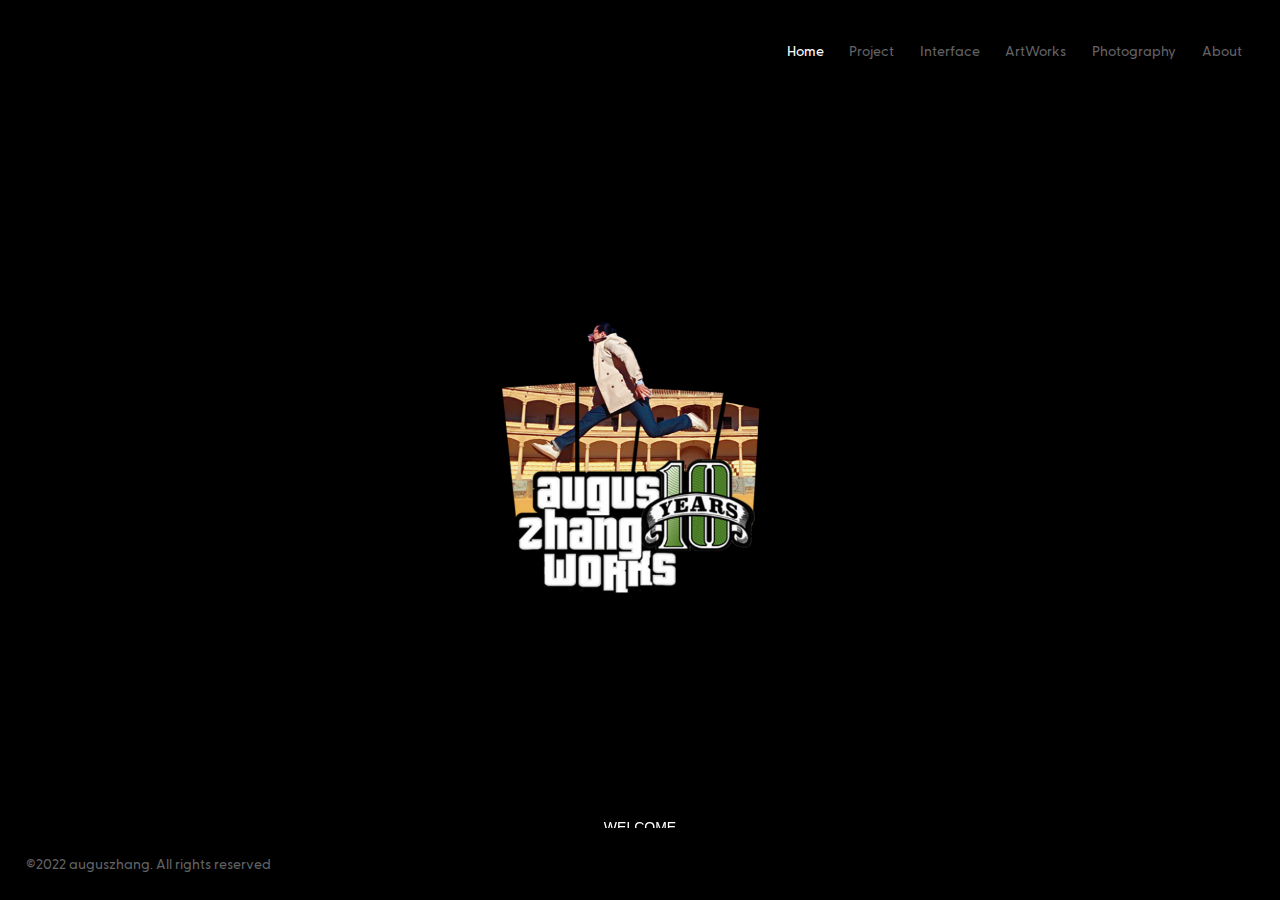
<file: index.html>
<!DOCTYPE html>
<html lang="en">
  <head>
    <meta charset="UTF-8" />
    <link rel="icon" type="image/svg+xml" href="/assets/favicon.79a03b05.ico" />
    <meta name="viewport" content="width=device-width, initial-scale=1.0" />
    <title>auguszhang.design</title>
    <link rel="stylesheet" href="./assets/index.72a93d9b.css" />
  </head>
  <body>
    <div id="root">
      <div class="nav-layout">
        <div class="logo-layout ff-g-500"><div class="logo-augus"></div></div>
        <div class="ff-g-500">
          <a class="nav-link active" href="./index.html">Home</a><a class="nav-link " href="./project.html">Project</a
          ><a class="nav-link" href="./interface.html">Interface</a><a class="nav-link" href="./artworks.html">ArtWorks</a
          ><a class="nav-link" href="./photography.html">Photography</a
          ><a class="nav-link" href="./about.html">About</a>
        </div>
      </div>
      <div class="cover"></div>
      <div class="cover-text">WelCome</div>
      <div class="ff-g-500 footer-layout">©2022 auguszhang. All rights reserved</div>
    </div>
  </body>
</html>
</file>
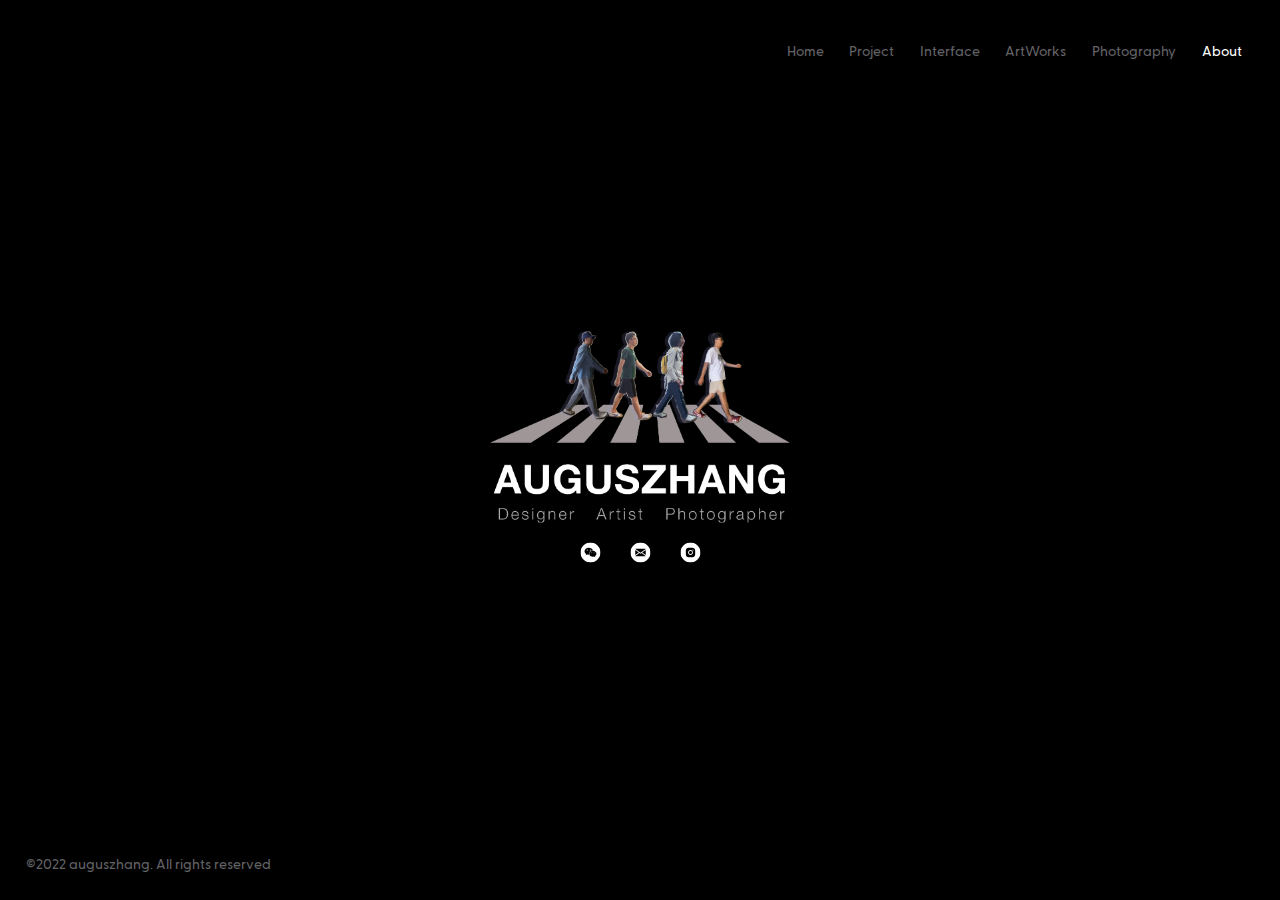
<file: about.html>
<!DOCTYPE html>
<html lang="en">
  <head>
    <meta charset="UTF-8" />
    <link rel="icon" type="image/svg+xml" href="/assets/favicon.79a03b05.ico" />
    <meta name="viewport" content="width=device-width, initial-scale=1.0" />
    <title>auguszhang.design</title>
    <link rel="stylesheet" href="./assets/index.72a93d9b.css" />
  </head>
  <body>
    <div id="root">
      <div class="nav-layout">
        <div class="logo-layout ff-g-500"><div class="logo-augus"></div></div>
        <div class="ff-g-500">
          <a class="nav-link" href="./index.html">Home</a><a class="nav-link" href="./project.html">Project</a
          ><a class="nav-link" href="./interface.html">Interface</a
          ><a class="nav-link" href="./artworks.html">ArtWorks</a
          ><a class="nav-link" href="./photography.html">Photography</a
          ><a class="nav-link active" href="./about.html">About</a>
        </div>
      </div>
      <div class="about-cover-wrap">
        <div class="about-cover"></div>
        <div class="flex items-center justify-center" style="gap: 30px; margin-top: 20px">
          <div class="social-items">
            <svg width="20" height="20" viewBox="0 0 20 20" fill="none" xmlns="http://www.w3.org/2000/svg">
              <path
                fill-rule="evenodd"
                clip-rule="evenodd"
                d="M10 20C15.5228 20 20 15.5228 20 10C20 4.47717 15.5228 0 10 0C4.47717 0 0 4.47717 0 10C0 15.5228 4.47717 20 10 20ZM12.4871 8.06317C12.3533 8.04865 12.2183 8.03864 12.0814 8.03864C10.0806 8.03864 8.50043 9.51642 8.50043 11.3373C8.50043 11.64 8.54822 11.9319 8.63062 12.2104C8.50043 12.2207 8.36963 12.2272 8.23749 12.2272C7.79645 12.2272 7.42816 12.1525 7.00983 12.0676C6.92932 12.0512 6.84698 12.0345 6.76196 12.0179L5.28967 12.7487L5.71088 11.4946C4.65656 10.7656 4.02539 9.82556 4.02539 8.68109C4.02539 6.69812 5.92212 5.13635 8.23749 5.13635C10.3083 5.13635 12.1227 6.38416 12.4871 8.06317ZM10.3442 7.42877C10.3442 7.11517 10.1342 6.90845 9.81702 6.90845C9.50116 6.90845 9.18457 7.11517 9.18457 7.42877C9.18457 7.74115 9.5011 7.95044 9.81702 7.95044C10.1342 7.95044 10.3442 7.74115 10.3442 7.42877ZM6.2348 7.42877C6.2348 7.74115 6.55328 7.95044 6.8692 7.95044C7.18481 7.95044 7.39508 7.74115 7.39508 7.42877C7.39508 7.11511 7.18481 6.90839 6.8692 6.90839C6.55328 6.90839 6.2348 7.11511 6.2348 7.42877ZM12.3482 8.26251C14.2407 8.26251 15.9259 9.62079 15.9259 11.2872C15.9259 12.2272 15.296 13.0594 14.4504 13.6874L14.7673 14.7288L13.6118 14.1028C13.1906 14.2074 12.7675 14.3115 12.3482 14.3115C10.3442 14.3115 8.76593 12.9561 8.76593 11.2872C8.76593 9.62079 10.3442 8.26251 12.3482 8.26251ZM10.7654 10.3485C10.7654 10.5591 10.977 10.7655 11.1866 10.7655C11.5051 10.7655 11.7138 10.5591 11.7138 10.3485C11.7138 10.1408 11.5051 9.93182 11.1866 9.93182C10.977 9.93182 10.7654 10.1408 10.7654 10.3485ZM13.085 10.3485C13.085 10.5591 13.2953 10.7655 13.5033 10.7655C13.8192 10.7655 14.0305 10.5591 14.0305 10.3485C14.0305 10.1408 13.8192 9.93182 13.5033 9.93182C13.2953 9.93182 13.085 10.1408 13.085 10.3485Z"
                fill="currentColor"
              ></path>
            </svg>
          </div>
          <div class="social-items">
            <svg width="20" height="20" viewBox="0 0 20 20" fill="none" xmlns="http://www.w3.org/2000/svg">
              <path
                fill-rule="evenodd"
                clip-rule="evenodd"
                d="M10 20C15.5228 20 20 15.5228 20 10C20 4.47717 15.5228 0 10 0C4.47717 0 0 4.47717 0 10C0 15.5228 4.47717 20 10 20ZM8.30432 10L5.5 12.0039L5.33594 12.1199L4.75 12.5383V7.46057L5.33594 7.87891L5.5 7.99609L8.30432 10ZM14.5 7.07501L10 10.2894L5.5 7.07501L4.88947 6.56409C5.02539 6.37421 5.24805 6.25 5.5 6.25H14.5C14.7742 6.25 15.0133 6.39648 15.1445 6.6156L14.5938 7.00818L14.5 7.07501ZM10 11.2106L11.05 10.4606L14.5 12.925L15.1457 13.382C15.0156 13.6024 14.7754 13.75 14.5 13.75H5.5C5.24573 13.75 5.01953 13.6234 4.88477 13.4289L5.33594 13.0598L5.5 12.925L8.95001 10.4606L10 11.2106ZM11.6945 10L14.5 7.99609L15.25 7.46057V12.5394L14.5 12.0039L11.6945 10Z"
                fill="currentColor"
              ></path>
            </svg>
          </div>
          <div class="social-items">
            <svg width="20" height="20" viewBox="0 0 20 20" fill="none" xmlns="http://www.w3.org/2000/svg">
              <path
                fill-rule="evenodd"
                clip-rule="evenodd"
                d="M20 10C20 15.5228 15.5228 20 10 20C4.47717 20 0 15.5228 0 10C0 4.47717 4.47717 0 10 0C15.5228 0 20 4.47717 20 10ZM10.0001 8.43787C9.13995 8.43787 8.43799 9.13983 8.43799 10C8.43799 10.8601 9.13995 11.5621 10.0001 11.5621C10.8602 11.5621 11.5622 10.8601 11.5622 10C11.5622 9.13983 10.8602 8.43787 10.0001 8.43787ZM14.6854 9.76361L14.6852 10L14.6855 10.2641C14.6863 10.8217 14.6871 11.3759 14.6547 11.9336C14.6184 12.6836 14.4485 13.3481 13.8989 13.8976C13.3505 14.4461 12.6848 14.6172 11.9348 14.6535C11.3679 14.6854 10.8046 14.6848 10.2376 14.6841L10.0012 14.684C9.35553 14.684 8.71454 14.6899 8.06763 14.6535C7.31763 14.6172 6.6532 14.4473 6.10358 13.8976C5.55511 13.3492 5.38403 12.6836 5.34772 11.9336C5.31586 11.3667 5.31647 10.8025 5.31714 10.2363L5.31726 10L5.31714 9.76379C5.31647 9.19775 5.31586 8.63434 5.34772 8.06641C5.38403 7.31641 5.55396 6.65198 6.10358 6.10236C6.65204 5.55389 7.31763 5.38281 8.06763 5.3465C8.71332 5.31018 9.35437 5.31604 10.0012 5.31604L10.2374 5.31592C10.8035 5.31525 11.3669 5.31464 11.9348 5.3465C12.6848 5.38281 13.3493 5.55273 13.8989 6.10236C14.4473 6.65082 14.6184 7.31641 14.6547 8.06641C14.6866 8.63336 14.686 9.19672 14.6854 9.76361ZM7.59656 10C7.59656 11.3301 8.66998 12.4035 10.0001 12.4035C11.3301 12.4035 12.4036 11.3301 12.4036 10C12.4036 8.66992 11.3301 7.5965 10.0001 7.5965C8.66998 7.5965 7.59656 8.66992 7.59656 10ZM11.9407 7.49805C11.9407 7.80859 12.1915 8.05939 12.502 8.05939C12.8126 8.05939 13.0622 7.80975 13.0634 7.49805C13.0634 7.1875 12.8126 6.93671 12.502 6.93671C12.1915 6.93671 11.9407 7.1875 11.9407 7.49805Z"
                fill="currentColor"
              ></path>
            </svg>
          </div>
        </div>
      </div>
      <div class="ff-g-500 footer-layout">©2022 auguszhang. All rights reserved</div>
    </div>
  </body>
</html>
</file>
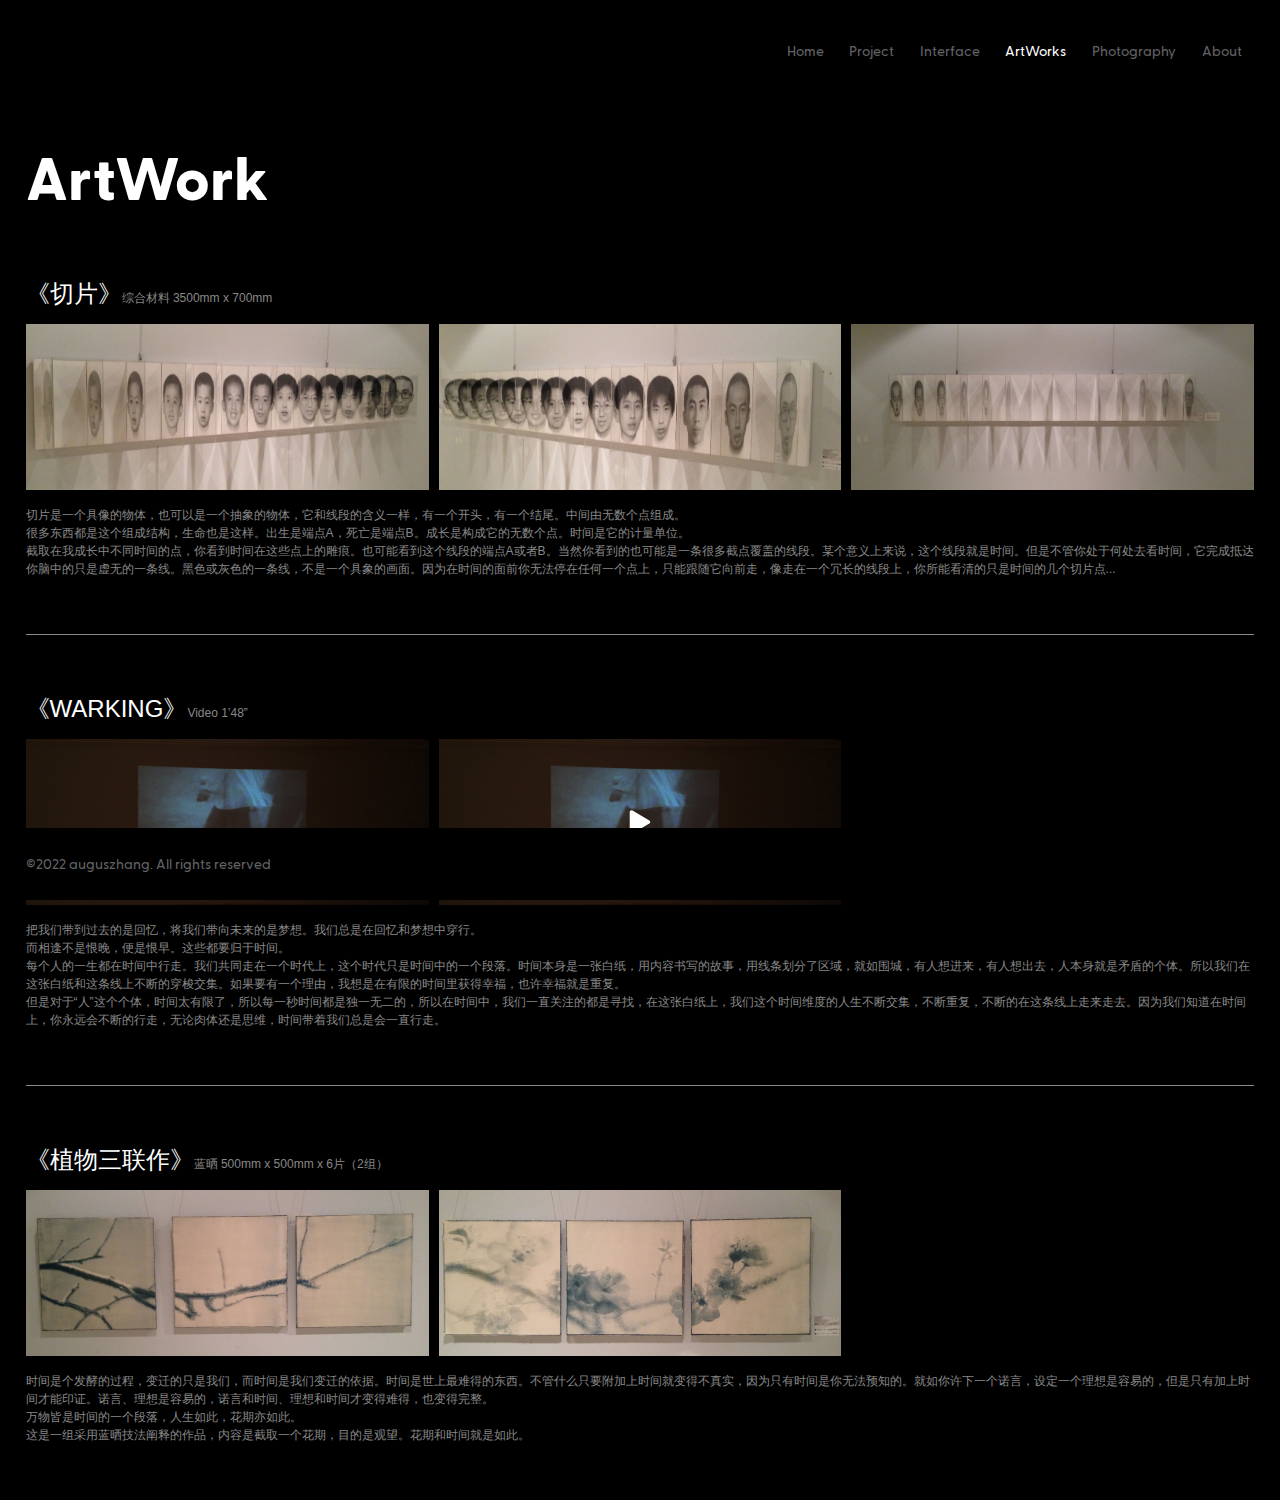
<file: artworks.html>
<!DOCTYPE html>
<html lang="en">
  <head>
    <meta charset="UTF-8" />
    <link rel="icon" type="image/svg+xml" href="/assets/favicon.79a03b05.ico" />
    <meta name="viewport" content="width=device-width, initial-scale=1.0" />
    <title>auguszhang.design</title>
    <link rel="stylesheet" href="./assets/index.72a93d9b.css" />
  </head>
  <body>
    <div id="root">
      <div class="nav-layout">
        <div class="logo-layout ff-g-500"><div class="logo-augus"></div></div>
        <div class="ff-g-500">
          <a class="nav-link" href="./index.html">Home</a><a class="nav-link" href="./project.html">Project</a
          ><a class="nav-link" href="./interface.html">Interface</a
          ><a class="nav-link active" href="./artworks.html">ArtWorks</a
          ><a class="nav-link" href="./photography.html">Photography</a
          ><a class="nav-link" href="./about.html">About</a>
        </div>
      </div>
      <div class="cssLab-wrap">
        <div class="cssLab-layout active">
          <div class="iconList__ul-wrap">
            <div class="content-layout">
              <div class="content__title ff-g-800">ArtWork</div>
              <div class="content__module">
                <div class="content__module-title">《切片》<span>综合材料 3500mm x 700mm</span></div>
                <div class="content-animate-layout">
                  <div class="content-animate-items"><img src="./assets//qp-1.jpg" /></div>
                  <div class="content-animate-items"><img src="./assets//qp-2.jpg" /></div>
                  <div class="content-animate-items"><img src="./assets//qp-3.jpg" /></div>
                </div>
                <div class="content__module-describe">
                  <div>
                    切片是一个具像的物体，也可以是一个抽象的物体，它和线段的含义一样，有一个开头，有一个结尾。中间由无数个点组成。
                  </div>
                  <div>
                    很多东西都是这个组成结构，生命也是这样。出生是端点A，死亡是端点B。成长是构成它的无数个点。时间是它的计量单位。
                  </div>
                  截取在我成长中不同时间的点，你看到时间在这些点上的雕痕。也可能看到这个线段的端点A或者B。当然你看到的也可能是一条很多截点覆盖的线段。某个意义上来说，这个线段就是时间。但是不管你处于何处去看时间，它完成抵达你脑中的只是虚无的一条线。黑色或灰色的一条线，不是一个具象的画面。因为在时间的面前你无法停在任何一个点上，只能跟随它向前走，像走在一个冗长的线段上，你所能看清的只是时间的几个切片点...
                </div>
              </div>
              <div class="content__module">
                <div class="content__module-title">《WARKING》<span>Video 1’48”</span></div>
                <div class="content-animate-layout">
                  <div class="content-animate-items"><img src="./assets//wk-1.jpg" /></div>
                  <div class="content-animate-items content-video">
                    <svg
                      class="video-play absolute"
                      width="24"
                      height="24"
                      viewBox="0 0 24 28"
                      fill="none"
                      xmlns="http://www.w3.org/2000/svg"
                    >
                      <path
                        d="M22.9091 15.8546L3.27273 27.3091C1.85455 28.1818 0 27.0909 0 25.4546V2.54546C0 0.909101 1.85455 -0.181808 3.27273 0.69092L22.9091 12.1455C24.3273 12.9091 24.3273 15.0909 22.9091 15.8546Z"
                        fill="currentColor"
                      ></path>
                    </svg>
                    <img src="./assets//wk-1.jpg" />
                  </div>
                </div>
                <div class="content__module-describe">
                  <div>把我们带到过去的是回忆，将我们带向未来的是梦想。我们总是在回忆和梦想中穿行。</div>
                  <div>而相逢不是恨晚，便是恨早。这些都要归于时间。</div>
                  <div>
                    每个人的一生都在时间中行走。我们共同走在一个时代上，这个时代只是时间中的一个段落。时间本身是一张白纸，用内容书写的故事，用线条划分了区域，就如围城，有人想进来，有人想出去，人本身就是矛盾的个体。所以我们在这张白纸和这条线上不断的穿梭交集。如果要有一个理由，我想是在有限的时间里获得幸福，也许幸福就是重复。
                  </div>
                  <div>
                    但是对于“人”这个个体，时间太有限了，所以每一秒时间都是独一无二的，所以在时间中，我们一直关注的都是寻找，在这张白纸上，我们这个时间维度的人生不断交集，不断重复，不断的在这条线上走来走去。因为我们知道在时间上，你永远会不断的行走，无论肉体还是思维，时间带着我们总是会一直行走。
                  </div>
                </div>
              </div>
              <div class="content__module">
                <div class="content__module-title">《植物三联作》<span>蓝晒 500mm x 500mm x 6片（2组）</span></div>
                <div class="content-animate-layout">
                  <div class="content-animate-items"><img src="./assets//zw-1.jpg" /></div>
                  <div class="content-animate-items"><img src="./assets//zw-2.jpg" /></div>
                </div>
                <div class="content__module-describe">
                  <div>
                    时间是个发酵的过程，变迁的只是我们，而时间是我们变迁的依据。时间是世上最难得的东西。不管什么只要附加上时间就变得不真实，因为只有时间是你无法预知的。就如你许下一个诺言，设定一个理想是容易的，但是只有加上时间才能印证。诺言、理想是容易的，诺言和时间、理想和时间才变得难得，也变得完整。
                  </div>
                  <div>万物皆是时间的一个段落，人生如此，花期亦如此。</div>
                  <div>这是一组采用蓝晒技法阐释的作品，内容是截取一个花期，目的是观望。花期和时间就是如此。</div>
                </div>
              </div>
            </div>
          </div>
        </div>
      </div>
      <div class="ff-g-500 footer-layout">©2022 auguszhang. All rights reserved</div>
    </div>
  </body>
</html>
</file>
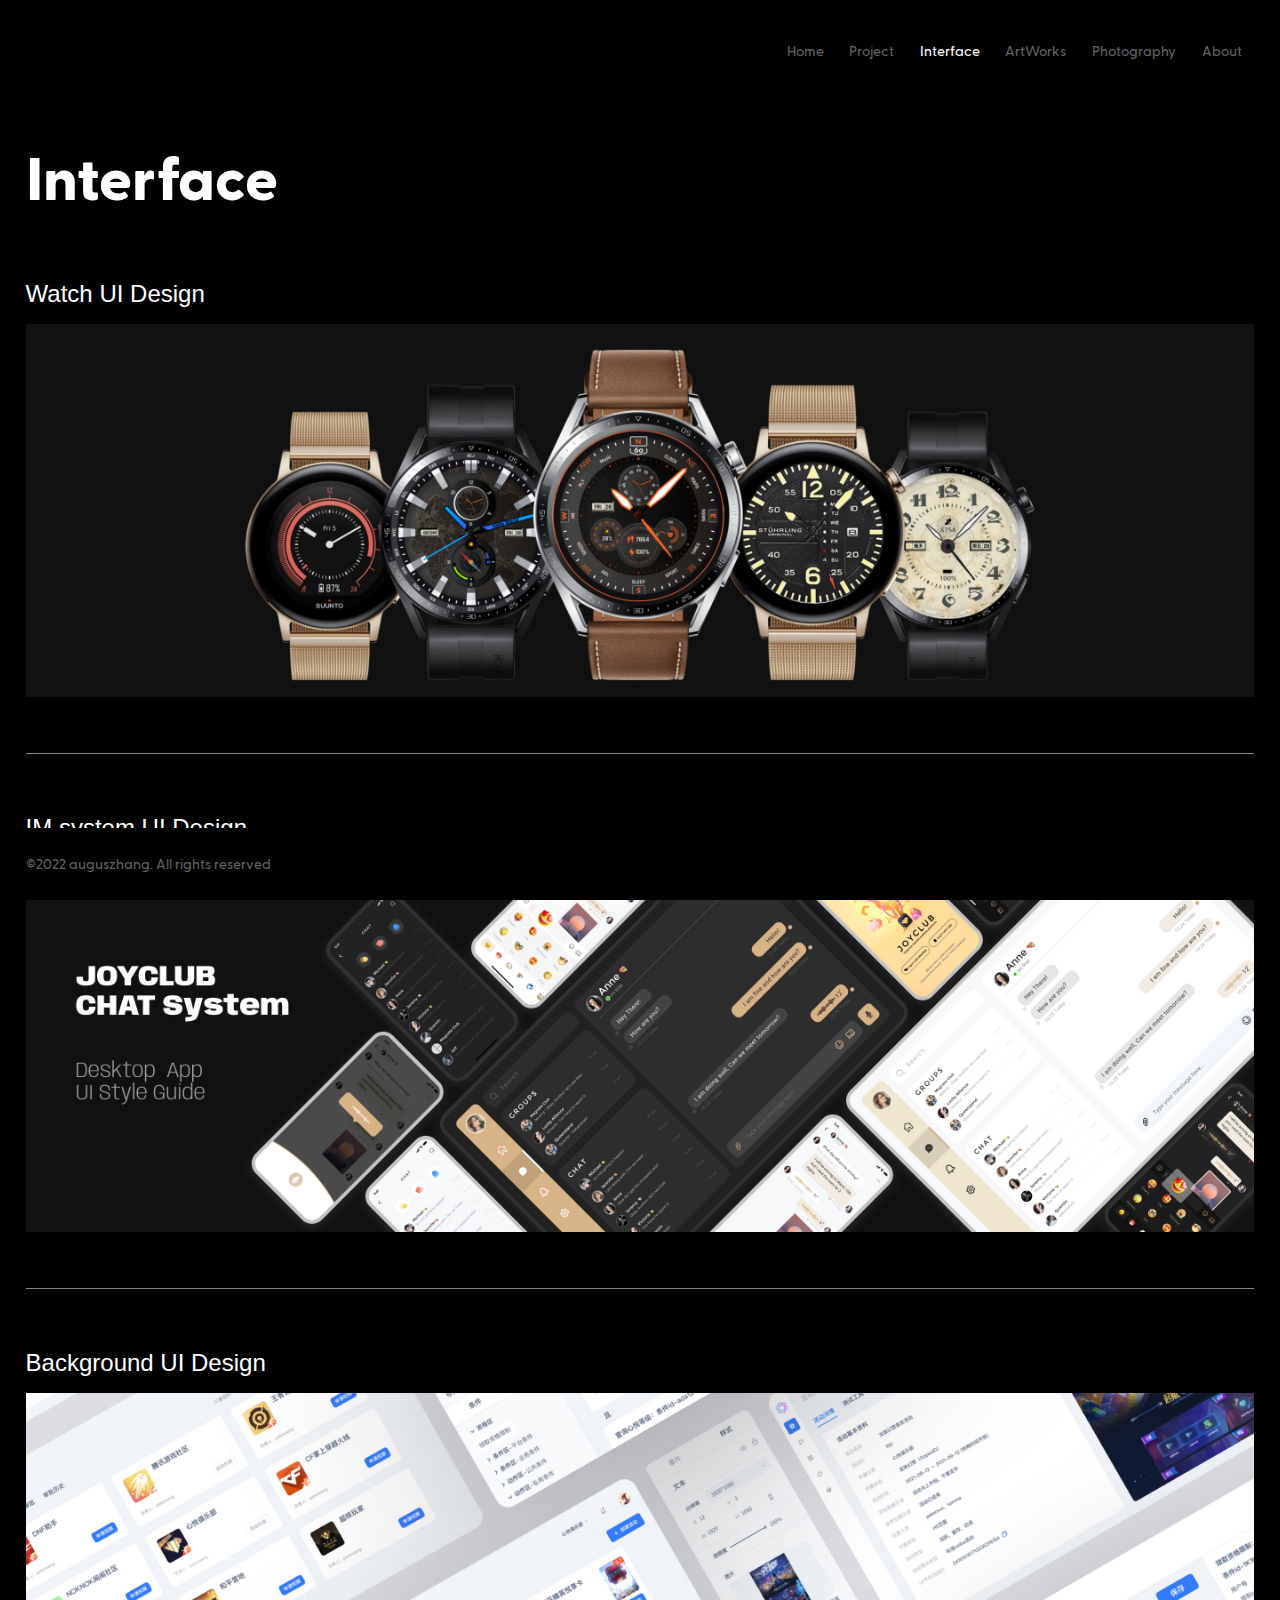
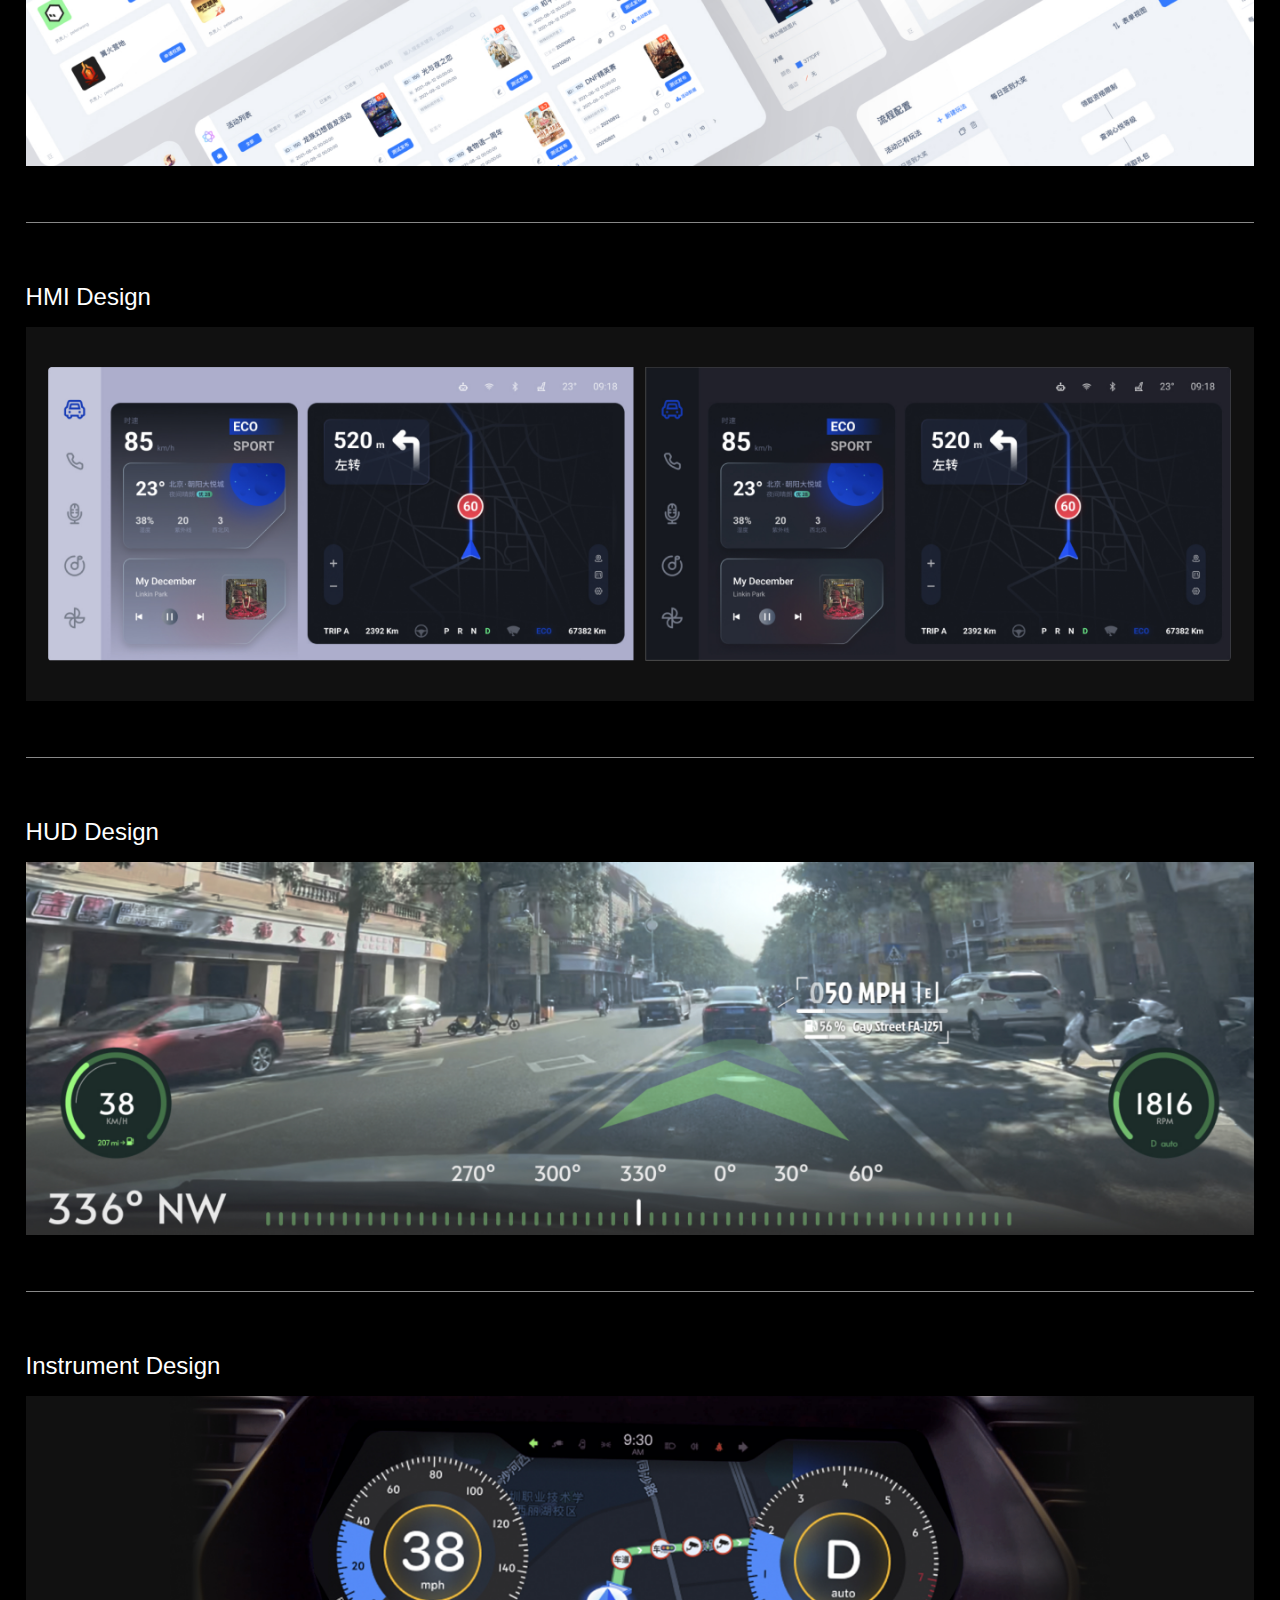
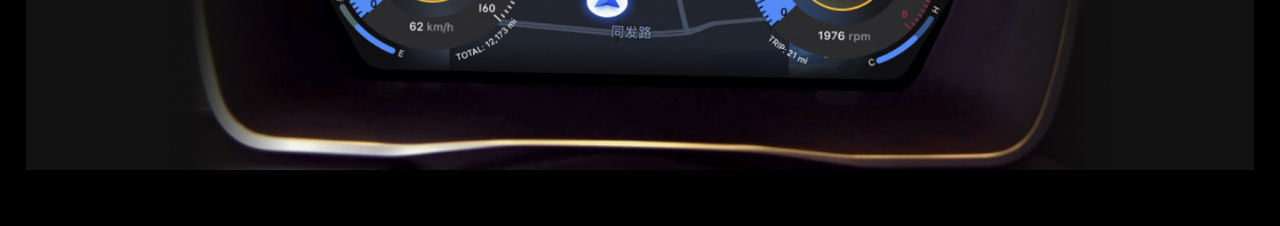
<file: interface.html>
<!DOCTYPE html>
<html lang="en">
  <head>
    <meta charset="UTF-8" />
    <link rel="icon" type="image/svg+xml" href="/assets/favicon.79a03b05.ico" />
    <meta name="viewport" content="width=device-width, initial-scale=1.0" />
    <title>auguszhang.design</title>
    <link rel="stylesheet" href="./assets/index.72a93d9b.css" />
  </head>
  <body>
    <div id="root">
      <div class="nav-layout">
        <div class="logo-layout ff-g-500"><div class="logo-augus"></div></div>
        <div class="ff-g-500">
          <a class="nav-link " href="./index.html">Home</a><a class="nav-link " href="./project.html">Project</a
          ><a class="nav-link active" href="./interface.html">Interface</a><a class="nav-link" href="./artworks.html">ArtWorks</a
          ><a class="nav-link" href="./photography.html">Photography</a
          ><a class="nav-link" href="./about.html">About</a>
        </div>
      </div>
      <div class="cssLab-wrap">
        <div class="cssLab-layout active">
          <div class="iconList__ul-wrap">
            <div class="content-layout">
              <div class="content__title ff-g-800">Interface</div>
              <div class="content__module">
                <div class="content__module-title">Watch UI Design</div>
                <div class="content-one-layout"><img src="./assets/i-1.jpg" /></div>
              </div>
              <div class="content__module">
                <div class="content__module-title">IM system UI Design</div>
                <div class="content-one-layout"><img src="./assets/i-2.jpg" /></div>
              </div>
              <div class="content__module">
                <div class="content__module-title">Background UI Design</div>
                <div class="content-one-layout"><img src="./assets/i-3.jpg" /></div>
              </div>
              <div class="content__module">
                <div class="content__module-title">HMI Design</div>
                <div class="content-one-layout"><img src="./assets/i-4.jpg" /></div>
              </div>
              <div class="content__module">
                <div class="content__module-title">HUD Design</div>
                <div class="content-one-layout"><img src="./assets/i-5.jpg" /></div>
              </div>
              <div class="content__module">
                <div class="content__module-title">Instrument Design</div>
                <div class="content-one-layout"><img src="./assets/i-6.jpg" /></div>
              </div>
            </div>
          </div>
        </div>
      </div>
      <div class="ff-g-500 footer-layout">©2022 auguszhang. All rights reserved</div>
    </div>
  </body>
</html>
</file>
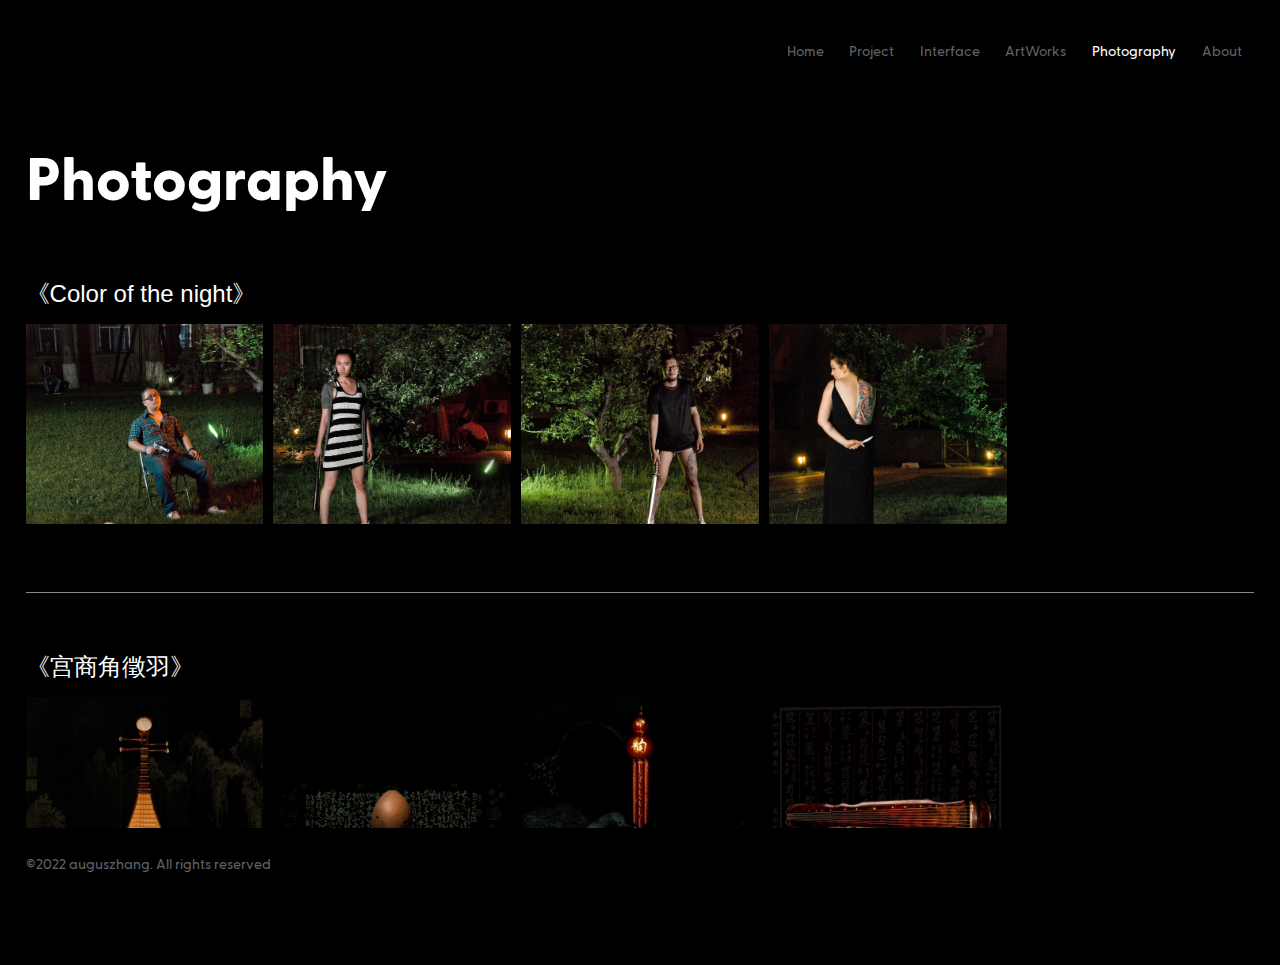
<file: photography.html>
<!DOCTYPE html>
<html lang="en">
  <head>
    <meta charset="UTF-8" />
    <link rel="icon" type="image/svg+xml" href="/assets/favicon.79a03b05.ico" />
    <meta name="viewport" content="width=device-width, initial-scale=1.0" />
    <title>auguszhang.design</title>
    <link rel="stylesheet" href="./assets/index.72a93d9b.css" />
  </head>
  <body>
    <div id="root">
      <div class="nav-layout">
        <div class="logo-layout ff-g-500"><div class="logo-augus"></div></div>
        <div class="ff-g-500">
          <a class="nav-link" href="./index.html">Home</a><a class="nav-link" href="./project.html">Project</a
          ><a class="nav-link " href="./interface.html">Interface</a
          ><a class="nav-link" href="./artworks.html">ArtWorks</a
          ><a class="nav-link active" href="./photography.html">Photography</a
          ><a class="nav-link" href="./about.html">About</a>
        </div>
      </div>
      <div class="cssLab-wrap">
        <div class="cssLab-layout active">
          <div class="iconList__ul-wrap">
            <div class="content-layout">
              <div class="content__title ff-g-800">Photography</div>
              <div class="content__module">
                <div class="content__module-title">《Color of the night》</div>
                <div class="content-photography-layout">
                  <div class="content-photography-items"><img src="./assets/b1.jpg" /></div>
                  <div class="content-photography-items"><img src="./assets/b2.jpg" /></div>
                  <div class="content-photography-items"><img src="./assets/b3.jpg" /></div>
                  <div class="content-photography-items"><img src="./assets/b4.jpg" /></div>
                </div>
              </div>
              <div class="content__module">
                <div class="content__module-title">《宫商角徵羽》</div>
                <div class="content-photography-layout">
                  <div class="content-photography-items"><img src="./assets/b1-1.jpg" /></div>
                  <div class="content-photography-items"><img src="./assets/b1-2.jpg" /></div>
                  <div class="content-photography-items"><img src="./assets/b1-3.jpg" /></div>
                  <div class="content-photography-items"><img src="./assets/b1-4.jpg" /></div>
                </div>
              </div>
            </div>
          </div>
        </div>
      </div>
      <div class="ff-g-500 footer-layout">©2022 auguszhang. All rights reserved</div>
    </div>
  </body>
</html>
</file>
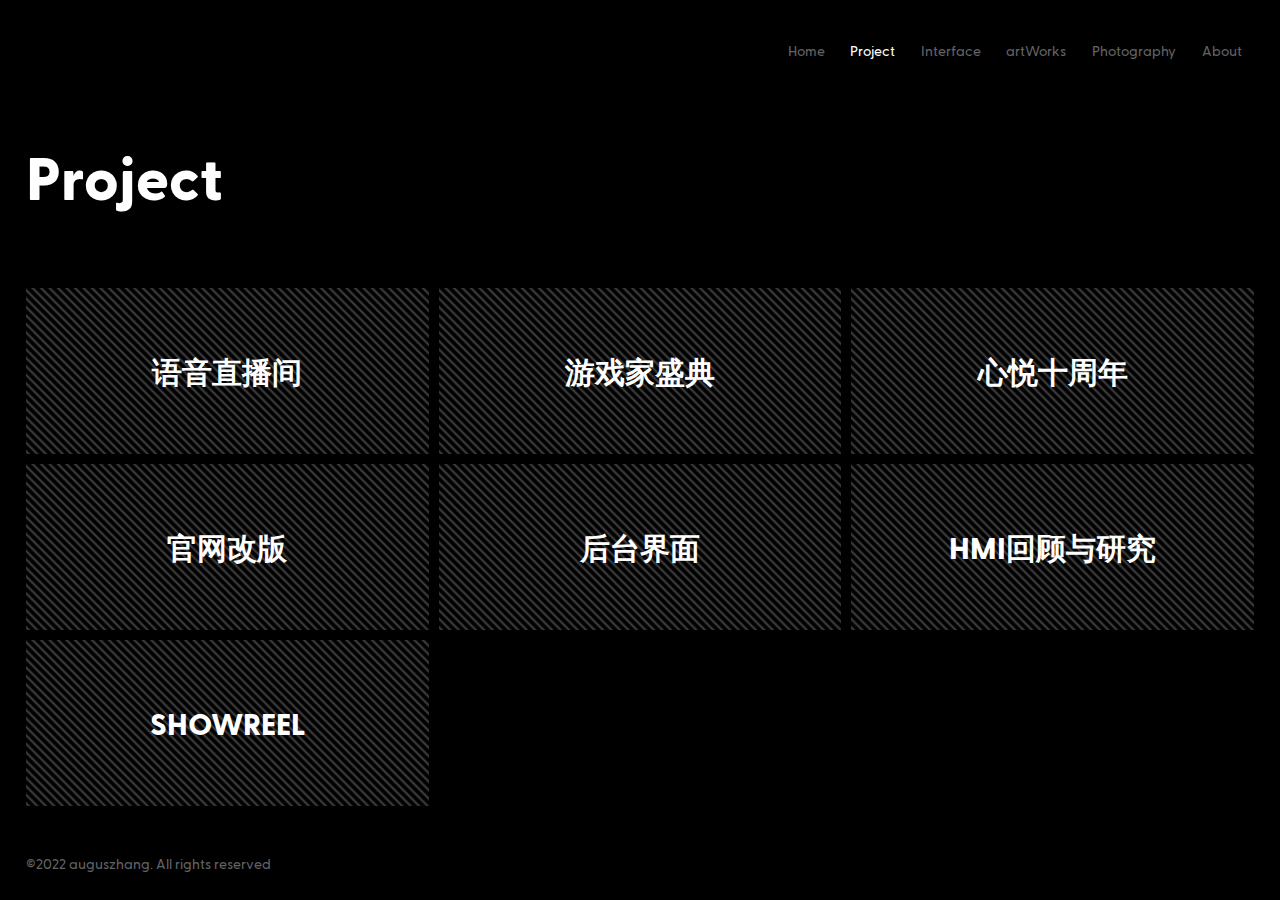
<file: project.html>
<!DOCTYPE html>
<html lang="en">
  <head>
    <meta charset="UTF-8" />
    <link rel="icon" type="image/svg+xml" href="/assets/favicon.79a03b05.ico" />
    <meta name="viewport" content="width=device-width, initial-scale=1.0" />
    <title>auguszhang.design</title>
    <link rel="stylesheet" href="./assets/index.72a93d9b.css" />
  </head>
  <body>
    <div id="root">
      <div class="nav-layout">
        <div class="logo-layout ff-g-500"><div class="logo-augus"></div></div>
        <div class="ff-g-500">
          <a class="nav-link" href="./index.html">Home</a><a class="nav-link active" href="./project.html">Project</a
          ><a class="nav-link" href="./interface.html">Interface</a><a class="nav-link" href="./artworks.html">artWorks</a
          ><a class="nav-link" href="./photography.html">Photography</a
          ><a class="nav-link" href="./about.html">About</a>
        </div>
      </div>
      <div class="cssLab-wrap">
        <div class="cssLab-layout active">
          <div class="iconList__ul-wrap">
            <div class="content-layout">
              <div class="content__title ff-g-800">Project</div>
              <div class="content__module">
                <div class="content-animate-layout ff-g-800 articl-text">
                  <a
                    href="https://www.icloud.com.cn/keynote/0b5Oyyw5XvXnITFMgJho-tJqw#%E8%AF%AD%E9%9F%B3%E6%88%BF%E9%97%B4%E9%A1%B9%E7%9B%AE"
                    target="_blank"
                    class="article-items box-24"
                    rel="noreferrer"
                    ><div>语音直播间</div></a
                  ><a
                    href="https://www.icloud.com.cn/keynote/0040wx2ganhS75QRX5X5J54ow#%E6%B8%B8%E6%88%8F%E5%AE%B6%E7%9B%9B%E5%85%B8%E9%A1%B9%E7%9B%AE"
                    target="_blank"
                    class="article-items box-24"
                    rel="noreferrer"
                    ><div>游戏家盛典</div></a
                  ><a
                    href="./project/xinyueshizhounian.html"
                    target="_blank"
                    class="article-items box-24"
                    rel="noreferrer"
                    ><div>心悦十周年</div></a
                  ><a
                    href="./project/guanwanggaiban.html"
                    target="_blank"
                    class="article-items box-24"
                    rel="noreferrer"
                    ><div>官网改版</div></a
                  ><a target="_blank" class="article-items box-24" rel="noreferrer"><div>后台界面</div></a
                  ><a target="_blank" class="article-items box-24" rel="noreferrer"><div>HMI回顾与研究</div></a
                  ><a href="./project/2020showreel.html" target="_blank" class="article-items box-24" rel="noreferrer"
                    ><div>SHOWREEL</div></a
                  >
                </div>
              </div>
            </div>
          </div>
        </div>
      </div>
      <div class="ff-g-500 footer-layout">©2022 auguszhang. All rights reserved</div>
    </div>
  </body>
</html>
</file>
<file: assets/index.72a93d9b.css>
.cover {
    height: 293px;
    width: 280px;
    background: url(./cover.png) 0 0/contain no-repeat;
    position: fixed;
    left: 50%;
    top: 50%;
    transform: translate(-50%, -50%)
}

.cover-text {
    color: #fff;
    font-size: 14px;
    text-transform: uppercase;
    position: fixed;
    left: 50%;
    bottom: 62px;
    transform: translate(-50%)
}

.about-cover {
    height: 191px;
    width: 299px;
    background: url(./about-cover.png) no-repeat;
    background-size: cover
}

.social-items {
    color: #fff;
    transition: all .2s linear 0s;
    cursor: pointer
}

.social-items:hover {
    color: #ffffff80
}

.flex {
    display: flex
}

.items-center {
    align-items: center
}

.justify-center {
    justify-content: center
}

.about-cover-wrap {
    position: fixed;
    left: 50%;
    top: 50%;
    transform: translate(-50%, -50%)
}

.article-items {
    text-decoration: none;
    color: inherit;
    font-size: 30px;
    cursor: pointer;
    color: #fff;
    height: 166px;
    width: 100%;
    line-height: 1;
    text-align: center;
    padding: 0 1vw;
    display: flex;
    align-items: center;
    justify-content: center;
    transition: all .2s linear 0s;
    position: relative;
    background-image: repeating-linear-gradient(45deg, #424242 2px, transparent 4px, transparent 6px, #424242 8px)
}

.article-items .video-play {
    opacity: 0;
    transition: all .2s linear 0s
}

.article-items:hover .video-play {
    opacity: 1
}

.tit-article {
    font-size: 30px;
    line-height: 46px;
    padding: 82px 0 40px;
    margin: 0 auto;
    font-weight: 500;
    text-align: center;
    color: #fff;
    border-bottom: 1px solid #262626;
    max-width: 1200px
}

@charset "UTF-8";

html {
    line-height: 1.5;
    -webkit-text-size-adjust: 100%
}

body {
    -webkit-tap-highlight-color: transparent;
    font: 14px/1.5 -apple-system, Helvetica Neue, Helvetica, Arial, sans-serif
}

*,
*:before,
*:after {
    box-sizing: border-box
}

html,
body,
div,
p,
ul,
li,
dl,
dt,
dd,
em,
i,
span,
a,
img,
input,
button,
h1,
h2,
h3,
h4,
h5 {
    margin: 0;
    padding: 0
}

main {
    display: block
}

h1 {
    font-size: 2em;
    margin: .67em 0
}

hr {
    box-sizing: content-box;
    height: 0;
    overflow: visible
}

pre {
    font-family: monospace, monospace;
    font-size: 1em
}

a {
    background-color: transparent
}

abbr[title] {
    border-bottom: none;
    text-decoration: underline;
    text-decoration: underline dotted
}

b,
strong {
    font-weight: bolder
}

code,
kbd,
samp {
    font-family: monospace, monospace;
    font-size: 1em
}

small {
    font-size: 80%
}

sub,
sup {
    font-size: 75%;
    line-height: 0;
    position: relative;
    vertical-align: baseline
}

sub {
    bottom: -.25em
}

sup {
    top: -.5em
}

img {
    border-style: none
}

button,
input,
optgroup,
select,
textarea {
    font-family: inherit;
    font-size: 100%;
    margin: 0
}

button,
input {
    overflow: visible
}

button,
select {
    text-transform: none
}

button {
    outline: none;
    border: none
}

button,
[type=button],
[type=reset],
[type=submit] {
    -webkit-appearance: button;
    cursor: pointer
}

button::-moz-focus-inner,
[type=button]::-moz-focus-inner,
[type=reset]::-moz-focus-inner,
[type=submit]::-moz-focus-inner {
    border-style: none;
    padding: 0
}

button:-moz-focusring,
[type=button]:-moz-focusring,
[type=reset]:-moz-focusring,
[type=submit]:-moz-focusring {
    outline: 1px dotted ButtonText
}

fieldset {
    padding: .35em .75em .625em
}

legend {
    box-sizing: border-box;
    color: inherit;
    display: table;
    max-width: 100%;
    padding: 0;
    white-space: normal
}

progress {
    vertical-align: baseline
}

textarea {
    overflow: auto
}

[type=checkbox],
[type=radio] {
    box-sizing: border-box;
    padding: 0
}

[type=number]::-webkit-inner-spin-button,
[type=number]::-webkit-outer-spin-button {
    height: auto
}

[type=search] {
    -webkit-appearance: textfield;
    outline-offset: -2px
}

[type=search]::-webkit-search-decoration {
    -webkit-appearance: none
}

::-webkit-file-upload-button {
    -webkit-appearance: button;
    font: inherit
}

details {
    display: block
}

summary {
    display: list-item
}

template {
    display: none
}

[hidden] {
    display: none
}

input,
select,
textarea {
    outline: 0;
    border: none
}

textarea,
input {
    -webkit-user-modify: read-write-plaintext-only
}

input::-ms-clear,
input::-ms-reveal {
    display: none
}

li {
    list-style: none
}

.cover {
    height: 293px;
    width: 280px;
    background: url(./cover.png) 0 0/contain no-repeat;
    position: fixed;
    left: 50%;
    top: 50%;
    transform: translate(-50%, -50%)
}

.cover-text {
    color: #fff;
    font-size: 14px;
    text-transform: uppercase;
    position: fixed;
    left: 50%;
    bottom: 62px;
    transform: translate(-50%)
}

.about-cover {
    height: 191px;
    width: 299px;
    background: url(./about-cover.png) no-repeat;
    background-size: cover
}

.social-items {
    color: #fff;
    transition: all .2s linear 0s;
    cursor: pointer
}

.social-items:hover {
    color: #ffffff80
}

.flex {
    display: flex
}

.items-center {
    align-items: center
}

.justify-center {
    justify-content: center
}

.about-cover-wrap {
    position: fixed;
    left: 50%;
    top: 50%;
    transform: translate(-50%, -50%)
}

.content-animate-layout {
    display: grid;
    padding: 12px 0;
    gap: 10px;
    grid-template-columns: repeat(auto-fill, minmax(300px, 1fr))
}

.iconList__ul-wrap {
    width: 100%
}

.content-animate-items {
    height: 166px;
    overflow: hidden;
    background: var(--g);
    transition: all .2s linear 0s
}

.content-animate-items:hover {
    filter: grayscale(0)
}

.content-animate-items img {
    object-fit: cover;
    height: 100%;
    width: 100%;
    display: block
}

.content__module {
    padding: 56px 0
}

.content__module+.content__module {
    border-top: 1px solid #888
}

.content__module-title {
    color: #fff;
    font-size: 24px
}

.content__module-title span {
    color: #888;
    font-size: 12px
}

.content__module-describe {
    font-size: 12px;
    color: #888;
    line-height: 18px;
    padding-top: 4px
}

.content-video {
    color: #fff;
    cursor: pointer;
    transition: all .2s linear 0s;
    position: relative
}

.content-video:hover {
    color: #ffffff80
}

.video-play {
    left: 50%;
    top: 50%;
    transform: translate(-50%, -50%)
}

.content-photography-items {
    height: 200px;
    overflow: hidden;
    transition: all .2s linear 0s
}

.content-photography-items img {
    width: 100%
}

.content-photography-layout {
    display: grid;
    padding: 12px 0;
    gap: 10px;
    grid-template-columns: repeat(auto-fill, minmax(200px, 1fr))
}

body {
    height: 100%;
    margin: 0;
    font-family: -apple-system, BlinkMacSystemFont, Segoe UI, Roboto, Oxygen, Ubuntu, Cantarell, Fira Sans, Droid Sans, Helvetica Neue, sans-serif;
    -webkit-font-smoothing: antialiased;
    -moz-osx-font-smoothing: grayscale;
    background: #000
}

code {
    font-family: source-code-pro, Menlo, Monaco, Consolas, Courier New, monospace
}

html {
    width: 100vw;
    height: 100vh
}

body,
html,
* {
    margin: 0;
    padding: 0
}

body {
    height: 100vh;
    background: #000;
    padding: 120px 2vw
}

@font-face {
    font-family: font;
    src: url(./font.woff2)
}

@font-face {
    font-family: Greycliff;
    src: url(./acb7ae59aec93313db2762744492895a.woff2) format("woff2");
    font-weight: 500;
    font-style: normal
}

@font-face {
    font-family: Greycliff;
    src: url(./55ce09f79fd63a05a7fdbbaffceac45f.woff2) format("woff2");
    font-weight: 700;
    font-style: normal
}

@font-face {
    font-family: Greycliff;
    src: url(./e3383e5dea76ba279d0459e08f8bd376.woff2) format("woff2");
    font-weight: 800;
    font-style: normal
}

.ff-g-500 {
    font-family: Greycliff;
    font-weight: 500
}

.ff-g-700 {
    font-family: Greycliff;
    font-weight: 700
}

.ff-g-800 {
    font-family: Greycliff;
    font-weight: 800
}

.ff-f {
    font-family: font
}

.ff-b {
    font-family: Montserrat-Bold
}

.ff-m {
    font-family: Montserrat-Medium
}

.ff-r {
    font-family: Montserrat-Regular
}

.absolute {
    position: absolute
}

.fixed {
    position: fixed
}

.nav-layout {
    position: fixed;
    left: 0;
    top: 0;
    padding: 2vw;
    z-index: 100;
    width: 100%;
    box-sizing: border-box;
    display: flex;
    align-items: center;
    justify-content: space-between;
    background: #000
}

.logo-augus {
    width: 72px;
    height: 50px;
    background: url(./favicon.ico) 0 0/cover no-repeat;
    z-index: 100
}

.nav-link {
    padding-left: 1vw;
    padding-right: 1vw;
    text-decoration: none;
    transition: all .2s linear 0s;
    color: #636366
}

.nav-link.active,
.nav-link:hover {
    color: #fff
}

.footer-layout {
    position: fixed;
    background-color: #000;
    right: 0;
    left: 0;
    bottom: 0;
    padding: 2vw;
    font-size: 14px;
    color: #626366
}

.logo-layout {
    display: flex;
    align-items: center;
    color: #fff;
    line-height: 1
}

.logo-cross {
    font-size: 20px;
    line-height: 1;
    padding: 0 .5vw
}

.content__title {
    font-size: 60px;
    padding-top: 10px;
    color: #fff
}

.content-one-layout {
    padding-top: 12px
}

.content-one-layout img {
    width: 100%;
    display: block
}

#markdown .cherry.fullscreen {
    z-index: 1001;
}

#markdown .cherry.fullscreen .cherry-editor,
#markdown .cherry.fullscreen .cherry-previewer {
    padding-bottom: 75px;
}

.articleview_content.cherry-markdown,
.articledoc_content.cherry-markdown,
.cherry-previewer.cherry-markdown {
    line-height: 29px;
    word-break: normal;
}

.articleview_content {
    width: 50%;
    margin: 0 auto;
    padding-bottom: 100px;
}

.articleview_content img,
.articleview_content video {
    width: 100%;
    display: block;
}

.articleview_content.cherry-markdown h1,
.articledoc_content.cherry-markdown h1,
.cherry-previewer.cherry-markdown h1,
.articleview_content.cherry-markdown h2,
.articledoc_content.cherry-markdown h2,
.cherry-previewer.cherry-markdown h2,
.articleview_content.cherry-markdown h3,
.articledoc_content.cherry-markdown h3,
.cherry-previewer.cherry-markdown h3,
.articleview_content.cherry-markdown h4,
.articledoc_content.cherry-markdown h4,
.cherry-previewer.cherry-markdown h4,
.articleview_content.cherry-markdown h5,
.articledoc_content.cherry-markdown h5,
.cherry-previewer.cherry-markdown h5,
.articleview_content.cherry-markdown h6,
.articledoc_content.cherry-markdown h6,
.cherry-previewer.cherry-markdown h6 {
    margin: 1.8em 0;
    color: #888;
    line-height: initial;
}

.articleview_content.cherry-markdown figure,
.articledoc_content.cherry-markdown figure,
.cherry-previewer.cherry-markdown figure {
    margin: 0;
}

.articleview_content.cherry-markdown pre,
.articledoc_content.cherry-markdown pre,
.cherry-previewer.cherry-markdown pre {
    background: none !important;
    padding: 0 !important;
}

.articleview_content.cherry-markdown pre code[class*="language-"]:not(.hljs),
.articledoc_content.cherry-markdown pre code[class*="language-"]:not(.hljs),
.cherry-previewer.cherry-markdown pre code[class*="language-"]:not(.hljs) {
    color: rgba(0, 0, 0, 0.75);
    line-height: 29px;
    background-color: rgba(0, 0, 0, 0.05);
    padding: .5em;
    font-size: 14px;
}

.articleview_content.cherry-markdown pre code[class*="language-"]:not(.hljs) .token.operator,
.articledoc_content.cherry-markdown pre code[class*="language-"]:not(.hljs) .token.operator,
.cherry-previewer.cherry-markdown pre code[class*="language-"]:not(.hljs) .token.operator {
    background: none;
}

.articleview_content.cherry-markdown pre code[class*="language-"]:not(.hljs) span.code-line,
.articledoc_content.cherry-markdown pre code[class*="language-"]:not(.hljs) span.code-line,
.cherry-previewer.cherry-markdown pre code[class*="language-"]:not(.hljs) span.code-line {
    display: inline;
}

.article_title_l {
    color: #888;
    font-size: 26px;
    line-height: 120%;
    word-wrap: break-word;
    word-break: break-all;
    font-weight: bold;
}

.articleview_content.cherry-markdown a.anchor:before,
.articledoc_content.cherry-markdown a.anchor:before,
.cherry-previewer.cherry-markdown a.anchor:before {
    content: "";
}

.lead_words {
    margin: 1.2em 0;
    color: #888;
    margin-top: 30px;
    padding: 15px 20px;
    background-color: rgb(33, 33, 33);
}

.articleview_content.cherry-markdown p,
.articledoc_content.cherry-markdown p,
.cherry-previewer.cherry-markdown p {
    margin: 1.2em 0;
    color: #888;
}

.articleview_content.cherry-markdown pre>code,
.articledoc_content.cherry-markdown pre>code,
.cherry-previewer.cherry-markdown pre>code {
    white-space: pre;
}

.articleview_content.cherry-markdown .footnote,
.articledoc_content.cherry-markdown .footnote,
.cherry-previewer.cherry-markdown .footnote {
    vertical-align: baseline;
}

.articleview_content.cherry-markdown .toc,
.articledoc_content.cherry-markdown .toc,
.cherry-previewer.cherry-markdown .toc {
    margin-left: 0;
    padding-left: 0;
}

.articleview_content.cherry-markdown .check-list-item::marker,
.articledoc_content.cherry-markdown .check-list-item::marker,
.cherry-previewer.cherry-markdown .check-list-item::marker {
    display: none;
}

.articleview_content.cherry-markdown .footnote:not(a),
.articledoc_content.cherry-markdown .footnote:not(a),
.cherry-previewer.cherry-markdown .footnote:not(a) {
    font-size: 16px;
}

.articleview_content.cherry-markdown ul,
.articledoc_content.cherry-markdown ul,
.cherry-previewer.cherry-markdown ul {
    list-style: disc;
}

.articleview_content.cherry-markdown ul.cherry-list__upper-roman,
.articledoc_content.cherry-markdown ul.cherry-list__upper-roman,
.cherry-previewer.cherry-markdown ul.cherry-list__upper-roman {
    list-style: upper-roman;
}

.articleview_content.cherry-markdown ul.cherry-list__lower-greek,
.articledoc_content.cherry-markdown ul.cherry-list__lower-greek,
.cherry-previewer.cherry-markdown ul.cherry-list__lower-greek {
    list-style: lower-greek;
}

.articleview_content.cherry-markdown ul.cherry-list__cjk-ideographic,
.articledoc_content.cherry-markdown ul.cherry-list__cjk-ideographic,
.cherry-previewer.cherry-markdown ul.cherry-list__cjk-ideographic {
    list-style: cjk-ideographic;
}

.articleview_content.cherry-markdown ul.cherry-list__circle,
.articledoc_content.cherry-markdown ul.cherry-list__circle,
.cherry-previewer.cherry-markdown ul.cherry-list__circle {
    list-style: circle;
}

.articleview_content.cherry-markdown ul.cherry-list__square,
.articledoc_content.cherry-markdown ul.cherry-list__square,
.cherry-previewer.cherry-markdown ul.cherry-list__square {
    list-style: square;
}

.articleview_content .Cherry-Math {
    overflow-x: auto;
}

.cherry-markdown mjx-assistive-mml {
    display: none;
}
</file>
